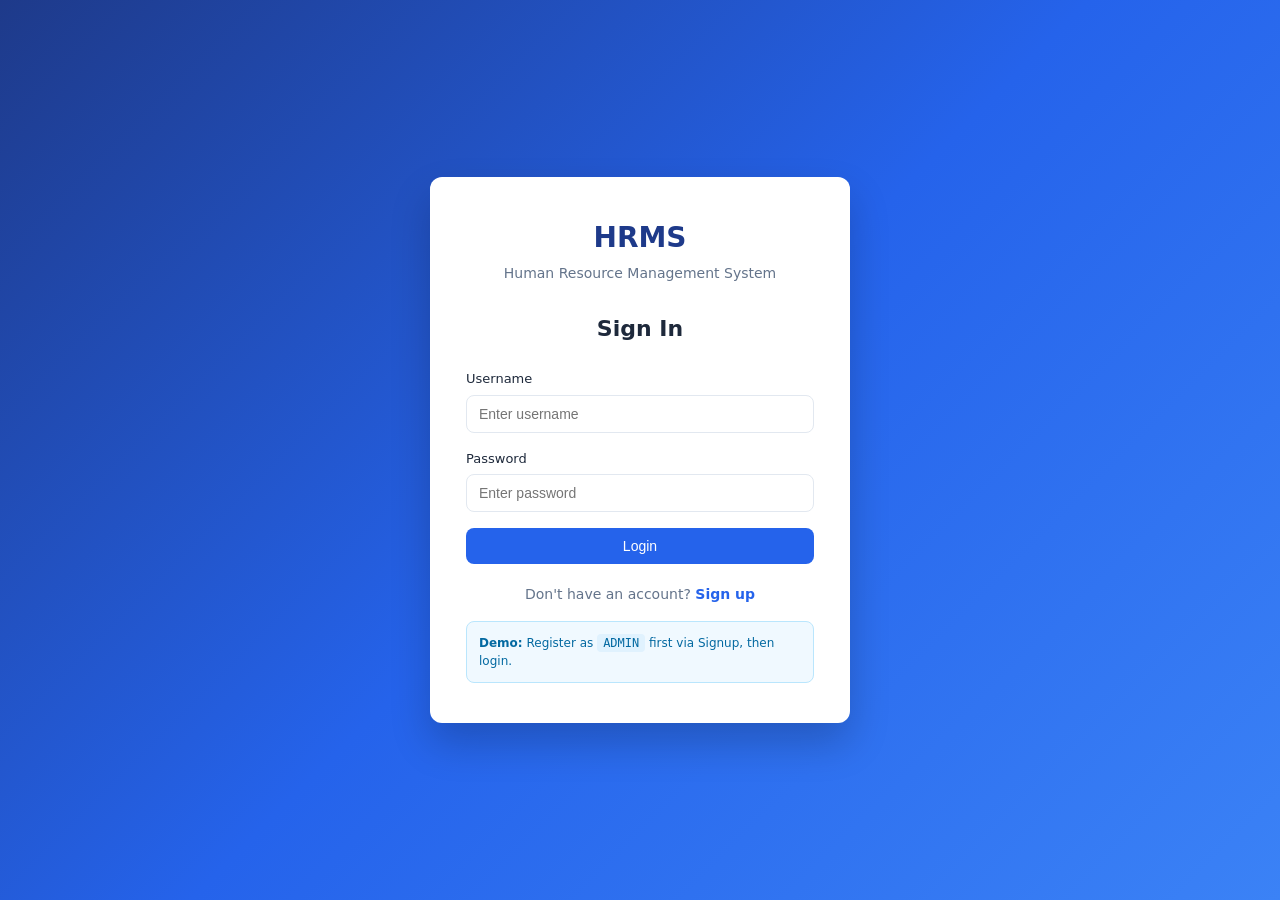
<file: frontend/index.html>
<!DOCTYPE html>
<html lang="en">
<head>
  <meta charset="UTF-8">
  <meta name="viewport" content="width=device-width, initial-scale=1.0">
  <title>HRMS - Redirecting</title>
  <script src="js/config.js"></script>
  <script src="js/auth.js"></script>
  <script>
    if (AuthService.isLoggedIn()) {
      window.location.href = 'dashboard.html';
    } else {
      window.location.href = 'login.html';
    }
  </script>
</head>
<body>
  <p style="text-align:center;padding:40px;">Redirecting...</p>
</body>
</html>
</file>
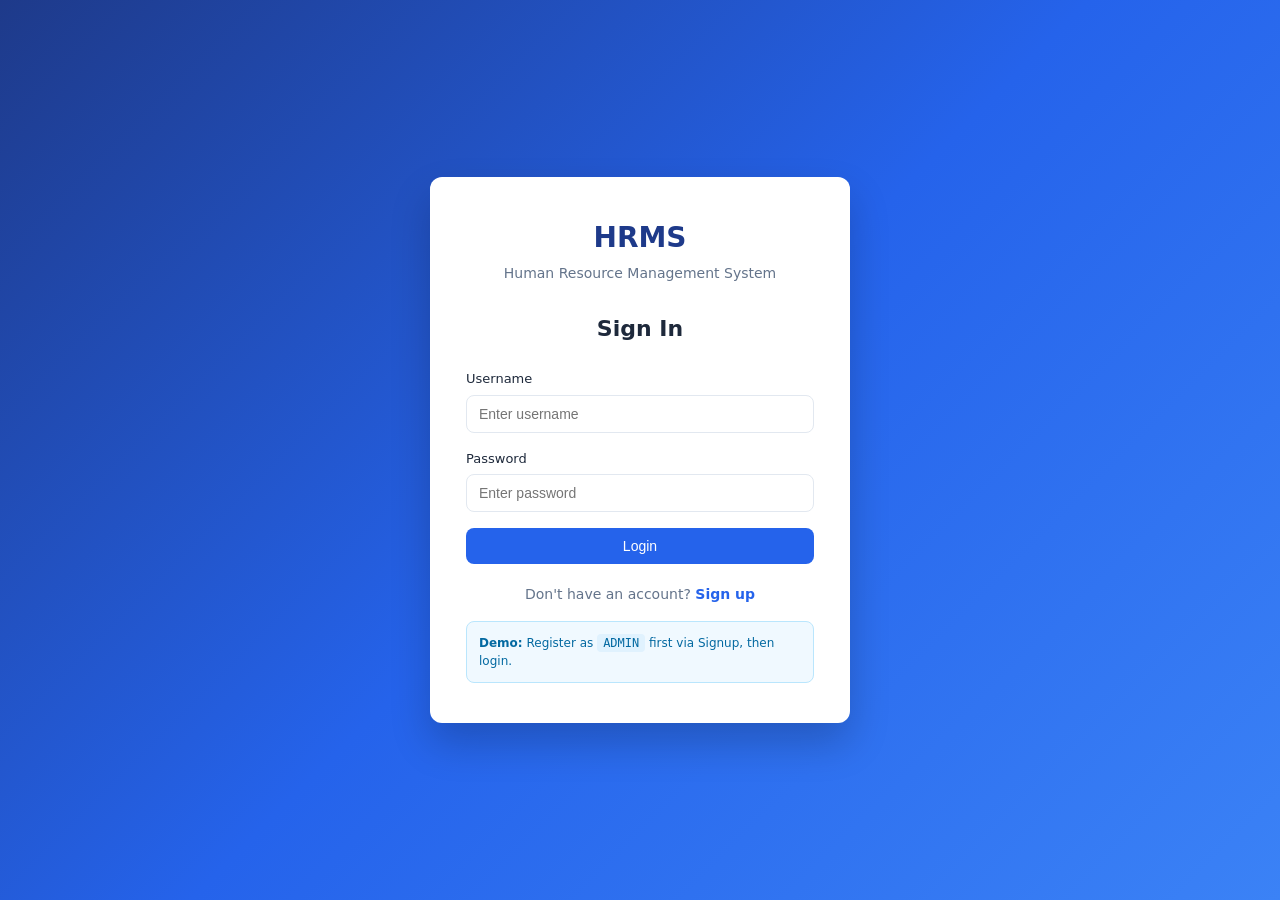
<file: frontend/attendance.html>
<!DOCTYPE html>
<html lang="en">
<head>
  <meta charset="UTF-8">
  <meta name="viewport" content="width=device-width, initial-scale=1.0">
  <title>Attendance - HRMS</title>
  <link rel="stylesheet" href="css/style.css">
  <link rel="stylesheet" href="css/dashboard.css">
  <link rel="stylesheet" href="css/responsive.css">
</head>
<body>
  <div class="app-layout">
    <aside class="sidebar" id="sidebar">
      <div class="sidebar-brand"><h1>HRMS</h1><span>Management System</span></div>
      <nav id="sidebar-nav"></nav>
      <div class="sidebar-footer">
        <div id="sidebar-user"></div>
        <button class="btn btn-outline btn-block" id="logout-btn" style="color:#fff;border-color:rgba(255,255,255,0.3);">Logout</button>
      </div>
    </aside>
    <main class="main-content">
      <header class="topbar"><button id="menu-toggle">☰</button><h2 id="page-title">Attendance</h2></header>
      <div class="page-content">
        <div id="alert-container"></div>

        <div class="card" id="mark-attendance-section">
          <div class="card-header"><h3>Mark Attendance</h3></div>
          <form id="attendance-form">
            <div class="form-row">
              <div class="form-group">
                <label>Employee *</label>
                <select id="att-employeeId" required></select>
              </div>
              <div class="form-group">
                <label>Date *</label>
                <input type="date" id="att-date" required>
              </div>
              <div class="form-group">
                <label>Status *</label>
                <select id="att-status" required>
                  <option value="PRESENT">PRESENT</option>
                  <option value="ABSENT">ABSENT</option>
                  <option value="HALF_DAY">HALF_DAY</option>
                  <option value="ON_LEAVE">ON_LEAVE</option>
                  <option value="HOLIDAY">HOLIDAY</option>
                </select>
              </div>
            </div>
            <div class="form-row">
              <div class="form-group"><label>Check In</label><input type="time" id="att-checkIn"></div>
              <div class="form-group"><label>Check Out</label><input type="time" id="att-checkOut"></div>
              <div class="form-group"><label>Remarks</label><input type="text" id="att-remarks"></div>
            </div>
            <button type="submit" class="btn btn-primary">Mark Attendance</button>
          </form>
        </div>

        <div class="card">
          <div class="card-header"><h3>Attendance Records</h3></div>
          <div class="toolbar">
            <select id="filter-employeeId"><option value="">All (select employee)</option></select>
            <input type="date" id="filter-date">
            <button class="btn btn-primary" id="load-attendance-btn">Load by Employee</button>
            <button class="btn btn-outline" id="load-by-date-btn">Load by Date</button>
          </div>
          <div class="table-responsive">
            <table>
              <thead>
                <tr><th>ID</th><th>Employee</th><th>Date</th><th>Check In</th><th>Check Out</th><th>Status</th><th>Actions</th></tr>
              </thead>
              <tbody id="attendance-tbody"></tbody>
            </table>
          </div>
        </div>
      </div>
    </main>
  </div>
  <div id="loading-overlay"><div class="spinner"></div></div>
  <script src="js/config.js"></script>
  <script src="js/permissions.js"></script>
  <script src="js/api.js"></script>
  <script src="js/auth.js"></script>
  <script src="js/router.js"></script>
  <script src="js/utils.js"></script>
  <script src="js/layout.js"></script>
  <script src="js/attendance.js"></script>
  <script>
    document.addEventListener('DOMContentLoaded', () => {
      Utils.loadEmployeesForSelect('filter-employeeId');
    });
  </script>
</body>
</html>
</file>
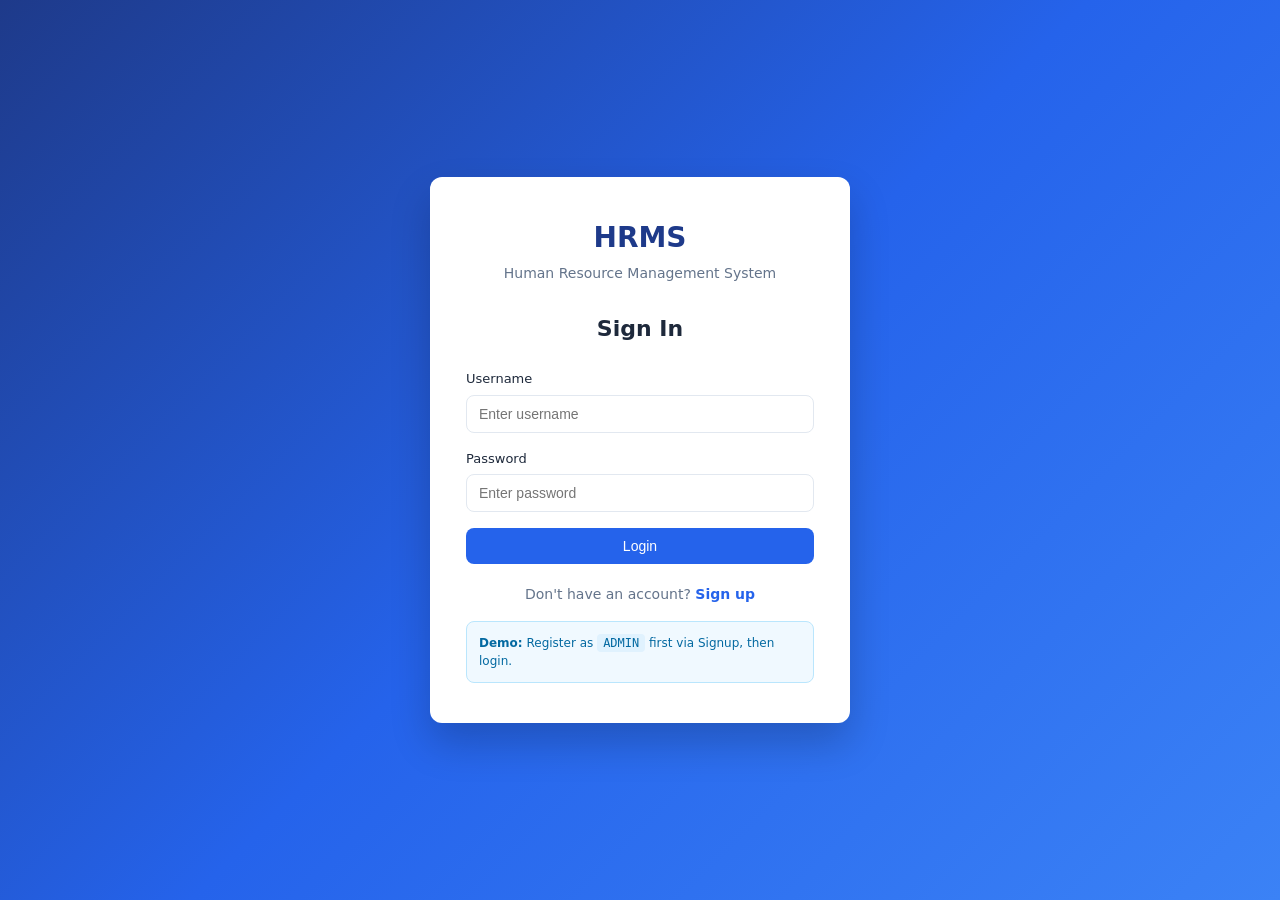
<file: frontend/dashboard.html>
<!DOCTYPE html>
<html lang="en">
<head>
  <meta charset="UTF-8">
  <meta name="viewport" content="width=device-width, initial-scale=1.0">
  <title>Dashboard - HRMS</title>
  <link rel="stylesheet" href="css/style.css">
  <link rel="stylesheet" href="css/dashboard.css">
  <link rel="stylesheet" href="css/responsive.css">
</head>
<body>
  <div class="app-layout">
    <aside class="sidebar" id="sidebar">
      <div class="sidebar-brand"><h1>HRMS</h1><span>Management System</span></div>
      <nav id="sidebar-nav"></nav>
      <div class="sidebar-footer">
        <div id="sidebar-user"></div>
        <button class="btn btn-outline btn-block" id="logout-btn" style="color:#fff;border-color:rgba(255,255,255,0.3);">Logout</button>
      </div>
    </aside>
    <main class="main-content">
      <header class="topbar">
        <button id="menu-toggle" aria-label="Menu">☰</button>
        <h2 id="page-title">Dashboard</h2>
      </header>
      <div class="page-content">
        <div id="alert-container"></div>
        <div class="welcome-card">
          <div id="welcome-message">Welcome!</div>
        </div>
        <div class="stats-grid">
          <div class="stat-card"><div class="stat-icon blue">👥</div><div class="stat-info"><h3 id="stat-employees">-</h3><p>Employees</p></div></div>
          <div class="stat-card"><div class="stat-icon yellow">🏖</div><div class="stat-info"><h3 id="stat-pending-leave">-</h3><p>Pending Leave</p></div></div>
          <div class="stat-card"><div class="stat-icon green">✅</div><div class="stat-info"><h3 id="stat-tasks">-</h3><p>Active Tasks</p></div></div>
          <div class="stat-card"><div class="stat-icon purple">💰</div><div class="stat-info"><h3 id="stat-payroll">-</h3><p>Payroll Items</p></div></div>
        </div>
        <div class="card">
          <div class="card-header"><h3>Quick Links</h3></div>
          <div class="quick-links">
            <a href="employees.html" class="quick-link"><span>👥</span>Employees</a>
            <a href="attendance.html" class="quick-link"><span>📅</span>Attendance</a>
            <a href="leave.html" class="quick-link"><span>🏖</span>Leave</a>
            <a href="payroll.html" class="quick-link" data-role="ADMIN,HR,EMPLOYEE"><span>💰</span>Payroll</a>
            <a href="tasks.html" class="quick-link"><span>✅</span>Tasks</a>
            <a href="reports.html" class="quick-link" data-role="ADMIN,HR,MANAGER"><span>📈</span>Reports</a>
          </div>
        </div>
      </div>
    </main>
  </div>
  <div id="loading-overlay"><div class="spinner"></div></div>
  <script src="js/config.js"></script>
  <script src="js/permissions.js"></script>
  <script src="js/api.js"></script>
  <script src="js/auth.js"></script>
  <script src="js/router.js"></script>
  <script src="js/utils.js"></script>
  <script src="js/layout.js"></script>
  <script src="js/dashboard.js"></script>
</body>
</html>
</file>
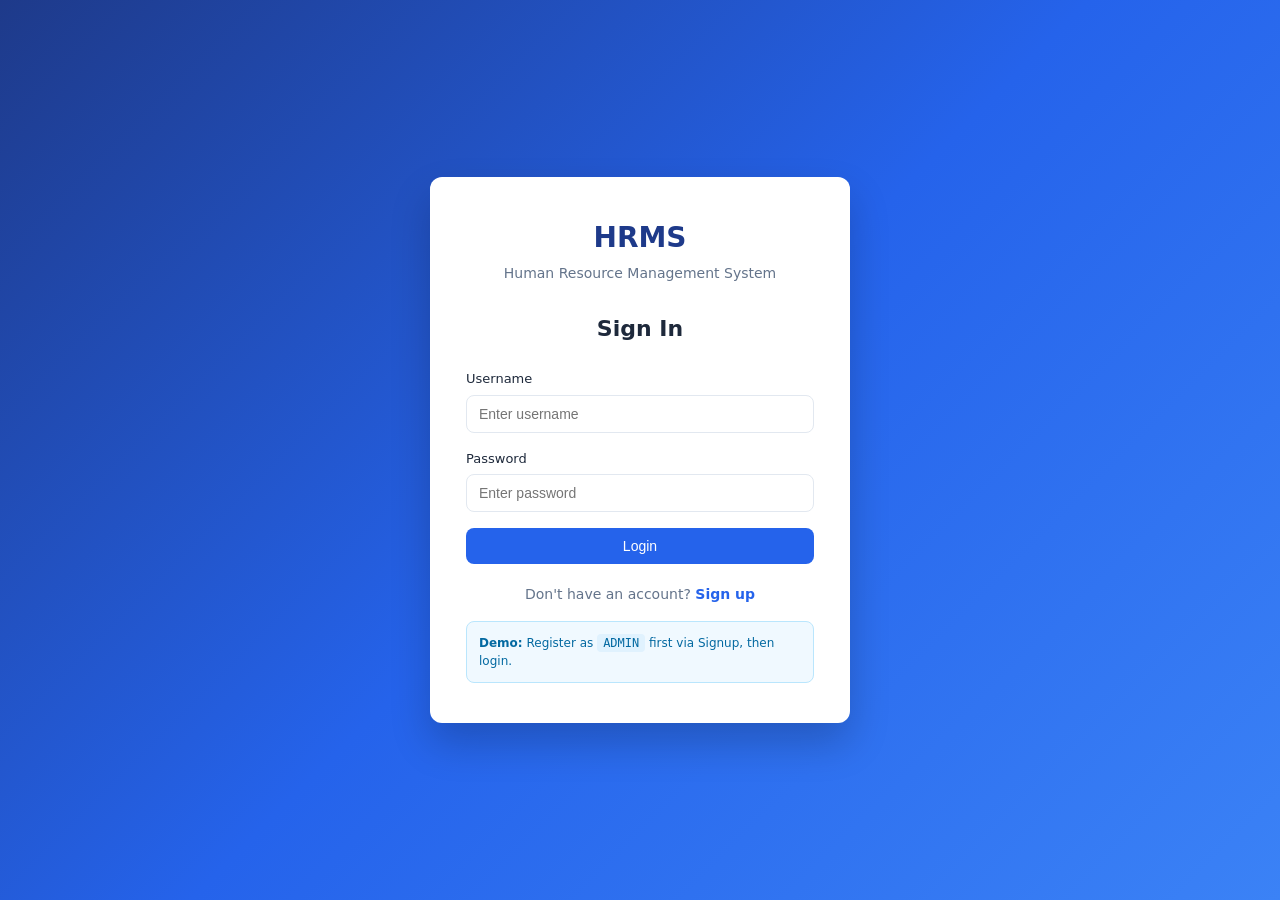
<file: frontend/employees.html>
<!DOCTYPE html>
<html lang="en">
<head>
  <meta charset="UTF-8">
  <meta name="viewport" content="width=device-width, initial-scale=1.0">
  <title>Employees - HRMS</title>
  <link rel="stylesheet" href="css/style.css">
  <link rel="stylesheet" href="css/dashboard.css">
  <link rel="stylesheet" href="css/responsive.css">
</head>
<body>
  <div class="app-layout">
    <aside class="sidebar" id="sidebar">
      <div class="sidebar-brand"><h1>HRMS</h1><span>Management System</span></div>
      <nav id="sidebar-nav"></nav>
      <div class="sidebar-footer">
        <div id="sidebar-user"></div>
        <button class="btn btn-outline btn-block" id="logout-btn" style="color:#fff;border-color:rgba(255,255,255,0.3);">Logout</button>
      </div>
    </aside>
    <main class="main-content">
      <header class="topbar">
        <button id="menu-toggle">☰</button>
        <h2 id="page-title">Employees</h2>
      </header>
      <div class="page-content">
        <div id="alert-container"></div>
        <div class="card">
          <div class="card-header">
            <h3>Employees</h3>
            <div>
              <button class="btn btn-outline hidden" id="edit-profile-btn">Edit My Profile</button>
              <button class="btn btn-primary" id="add-employee-btn">+ Add Employee</button>
            </div>
          </div>
          <div class="toolbar">
            <div class="search-box">
              <input type="text" id="search-input" placeholder="Search by name, email, department...">
              <button class="btn btn-primary" id="search-btn">Search</button>
            </div>
            <button class="btn btn-outline" id="refresh-btn">Refresh</button>
          </div>
          <div class="table-responsive" id="employees-table-wrap">
            <table>
              <thead>
                <tr>
                  <th>Code</th><th>Name</th><th>Email</th><th>Dept</th>
                  <th>Designation</th><th>Role</th><th>Salary</th><th>Status</th><th>Actions</th>
                </tr>
              </thead>
              <tbody id="employees-tbody"></tbody>
            </table>
          </div>
        </div>
      </div>
    </main>
  </div>

  <div class="modal" id="employee-modal">
    <div class="modal-content">
      <div class="modal-header">
        <h3 id="modal-title">Add Employee</h3>
        <button type="button" class="btn btn-outline btn-sm" id="modal-close">&times;</button>
      </div>
      <form id="employee-form">
        <div class="modal-body">
          <div class="form-row">
            <div class="form-group"><label>First Name *</label><input type="text" id="emp-firstName" required></div>
            <div class="form-group"><label>Last Name *</label><input type="text" id="emp-lastName" required></div>
          </div>
          <div class="form-row">
            <div class="form-group"><label>Email *</label><input type="email" id="emp-email" required></div>
            <div class="form-group"><label>Phone *</label><input type="text" id="emp-phone" required></div>
          </div>
          <div class="form-row">
            <div class="form-group"><label>Department *</label><input type="text" id="emp-department" required></div>
            <div class="form-group"><label>Designation *</label><input type="text" id="emp-designation" required></div>
          </div>
          <div id="login-credentials-section">
            <h4 class="section-label">Login Credentials</h4>
            <div class="form-row">
              <div class="form-group"><label>Username *</label><input type="text" id="emp-username"></div>
              <div class="form-group"><label>Password *</label><input type="password" id="emp-password" minlength="6"></div>
            </div>
            <div class="form-group hidden" id="account-role-group">
              <label>System Role (Admin only)</label>
              <select id="emp-accountRole">
                <option value="EMPLOYEE" selected>Employee</option>
                <option value="HR">HR</option>
                <option value="MANAGER">Manager</option>
                <option value="ADMIN">Admin</option>
              </select>
            </div>
          </div>
          <div class="form-row">
            <div class="form-group"><label>Salary</label><input type="number" id="emp-salary" min="0" step="0.01"></div>
            <div class="form-group"><label>Employee Code</label><input type="text" id="emp-employeeCode"></div>
          </div>
          <div class="form-row">
            <div class="form-group"><label>Date of Joining</label><input type="date" id="emp-dateOfJoining"></div>
            <div class="form-group"><label>Date of Birth</label><input type="date" id="emp-dateOfBirth"></div>
          </div>
          <div class="form-row">
            <div class="form-group"><label>Gender</label>
              <select id="emp-gender"><option value="">Select</option><option>Male</option><option>Female</option><option>Other</option></select>
            </div>
            <div class="form-group"><label>Status</label>
              <select id="emp-employmentStatus">
                <option value="ACTIVE">ACTIVE</option><option value="INACTIVE">INACTIVE</option>
                <option value="ON_LEAVE">ON_LEAVE</option><option value="TERMINATED">TERMINATED</option>
              </select>
            </div>
          </div>
          <div class="form-group"><label>Manager Username</label><input type="text" id="emp-managerName" placeholder="Manager login username for team filter"></div>
          <div class="form-group"><label>Address</label><textarea id="emp-address" rows="2"></textarea></div>
        </div>
        <div class="modal-footer">
          <button type="button" class="btn btn-outline" id="modal-cancel">Cancel</button>
          <button type="submit" class="btn btn-primary" id="form-submit-btn">Save</button>
        </div>
      </form>
    </div>
  </div>

  <div class="modal" id="self-profile-modal">
    <div class="modal-content">
      <div class="modal-header">
        <h3>Edit Personal Details</h3>
        <button type="button" class="btn btn-outline btn-sm" id="self-modal-close">&times;</button>
      </div>
      <form id="self-profile-form">
        <div class="modal-body">
          <p class="text-muted">You can only update phone, address, and gender.</p>
          <div class="form-group"><label>Phone</label><input type="text" id="self-phone" required></div>
          <div class="form-group"><label>Gender</label>
            <select id="self-gender"><option value="">Select</option><option>Male</option><option>Female</option><option>Other</option></select>
          </div>
          <div class="form-group"><label>Address</label><textarea id="self-address" rows="2"></textarea></div>
        </div>
        <div class="modal-footer">
          <button type="submit" class="btn btn-primary">Save Changes</button>
        </div>
      </form>
    </div>
  </div>

  <div id="loading-overlay"><div class="spinner"></div></div>
  <script src="js/config.js"></script>
  <script src="js/permissions.js"></script>
  <script src="js/api.js"></script>
  <script src="js/auth.js"></script>
  <script src="js/router.js"></script>
  <script src="js/utils.js"></script>
  <script src="js/layout.js"></script>
  <script src="js/employees.js"></script>
</body>
</html>
</file>
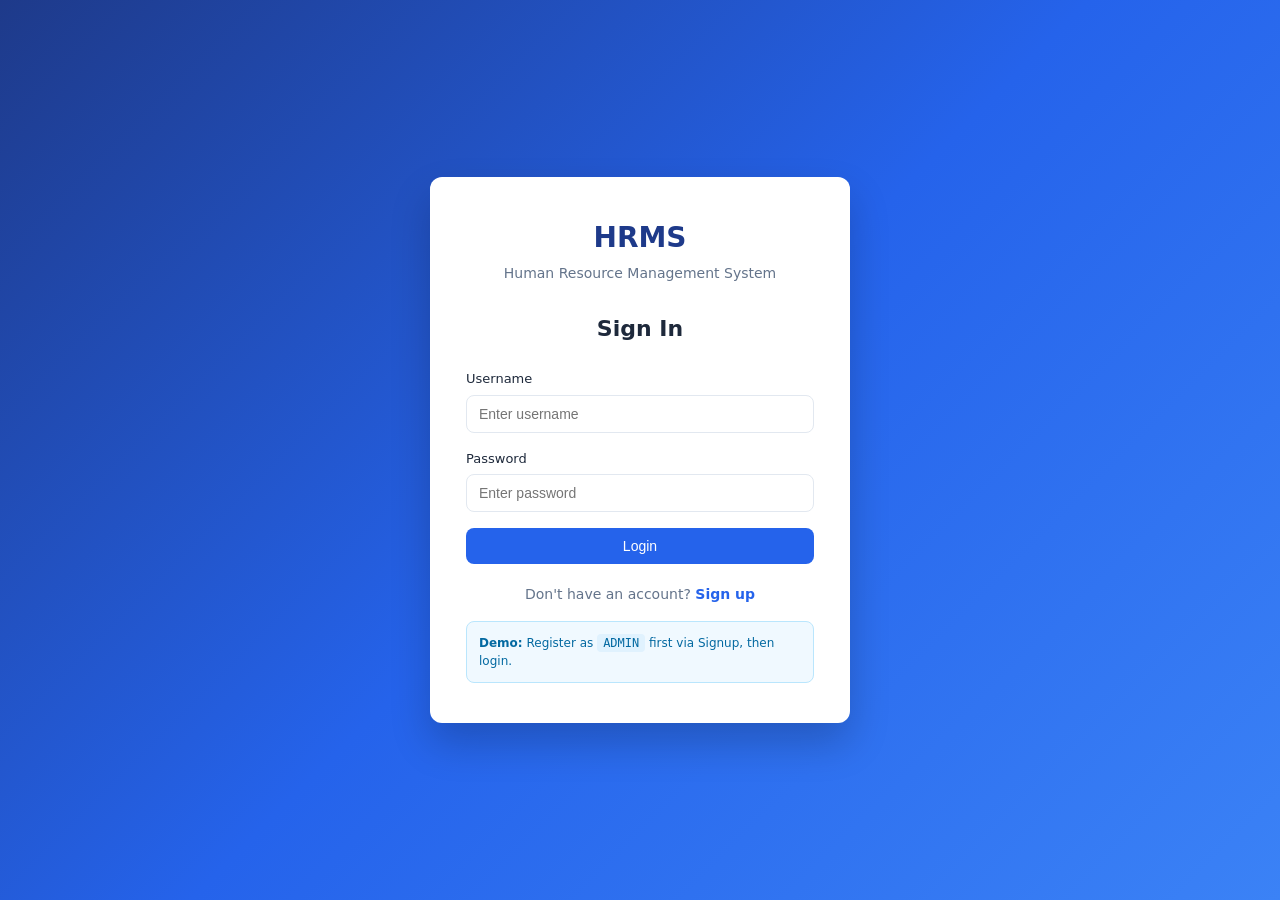
<file: frontend/leave.html>
<!DOCTYPE html>
<html lang="en">
<head>
  <meta charset="UTF-8">
  <meta name="viewport" content="width=device-width, initial-scale=1.0">
  <title>Leave - HRMS</title>
  <link rel="stylesheet" href="css/style.css">
  <link rel="stylesheet" href="css/dashboard.css">
  <link rel="stylesheet" href="css/responsive.css">
</head>
<body>
  <div class="app-layout">
    <aside class="sidebar" id="sidebar">
      <div class="sidebar-brand"><h1>HRMS</h1><span>Management System</span></div>
      <nav id="sidebar-nav"></nav>
      <div class="sidebar-footer">
        <div id="sidebar-user"></div>
        <button class="btn btn-outline btn-block" id="logout-btn" style="color:#fff;border-color:rgba(255,255,255,0.3);">Logout</button>
      </div>
    </aside>
    <main class="main-content">
      <header class="topbar"><button id="menu-toggle">☰</button><h2 id="page-title">Leave Management</h2></header>
      <div class="page-content">
        <div id="alert-container"></div>

        <div class="card">
          <div class="card-header"><h3>Apply for Leave</h3></div>
          <form id="leave-form">
            <div class="form-row">
              <div class="form-group">
                <label>Employee *</label>
                <select id="leave-employeeId" required></select>
              </div>
              <div class="form-group">
                <label>Leave Type *</label>
                <select id="leave-type" required>
                  <option value="CASUAL">CASUAL</option>
                  <option value="SICK">SICK</option>
                  <option value="ANNUAL">ANNUAL</option>
                  <option value="MATERNITY">MATERNITY</option>
                  <option value="PATERNITY">PATERNITY</option>
                  <option value="UNPAID">UNPAID</option>
                </select>
              </div>
            </div>
            <div class="form-row">
              <div class="form-group"><label>From Date *</label><input type="date" id="leave-from" required></div>
              <div class="form-group"><label>To Date *</label><input type="date" id="leave-to" required></div>
            </div>
            <div class="form-group"><label>Reason *</label><textarea id="leave-reason" rows="3" required></textarea></div>
            <button type="submit" class="btn btn-primary">Submit Leave Request</button>
          </form>
        </div>

        <div class="card">
          <div class="card-header"><h3>Leave Requests</h3></div>
          <div class="toolbar">
            <select id="filter-employeeId"><option value="">All Employees</option></select>
            <button class="btn btn-primary" id="load-leave-btn">Load Records</button>
            <button class="btn btn-outline" id="load-pending-btn">Pending Only</button>
            <button class="btn btn-outline" id="load-all-btn">All (Admin/HR)</button>
          </div>
          <div class="table-responsive">
            <table>
              <thead>
                <tr><th>ID</th><th>Employee</th><th>Type</th><th>Period</th><th>Reason</th><th>Status</th><th>Approved By</th><th>Actions</th></tr>
              </thead>
              <tbody id="leave-tbody"></tbody>
            </table>
          </div>
        </div>
      </div>
    </main>
  </div>
  <div id="loading-overlay"><div class="spinner"></div></div>
  <script src="js/config.js"></script>
  <script src="js/permissions.js"></script>
  <script src="js/api.js"></script>
  <script src="js/auth.js"></script>
  <script src="js/router.js"></script>
  <script src="js/utils.js"></script>
  <script src="js/layout.js"></script>
  <script src="js/leave.js"></script>
</body>
</html>
</file>
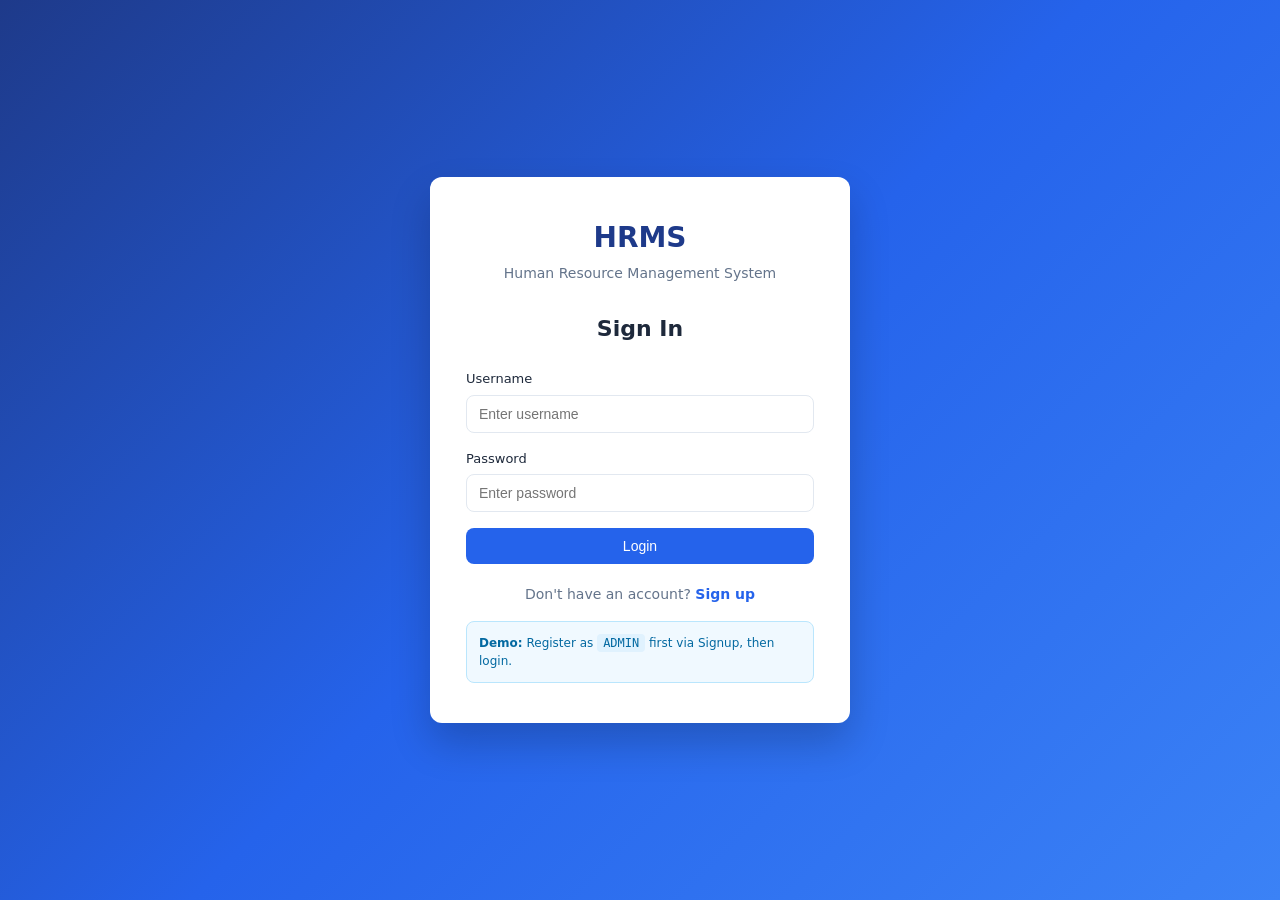
<file: frontend/login.html>
<!DOCTYPE html>
<html lang="en">
<head>
  <meta charset="UTF-8">
  <meta name="viewport" content="width=device-width, initial-scale=1.0">
  <title>Login - HRMS</title>
  <link rel="stylesheet" href="css/style.css">
  <link rel="stylesheet" href="css/auth.css">
</head>
<body class="auth-page">
  <div class="auth-container">
    <div class="auth-card">
      <div class="auth-logo">
        <h1>HRMS</h1>
        <p>Human Resource Management System</p>
      </div>
      <h2>Sign In</h2>
      <div id="alert-container"></div>
      <form id="login-form">
        <div class="form-group">
          <label for="username">Username</label>
          <input type="text" id="username" class="form-control" placeholder="Enter username" required>
        </div>
        <div class="form-group">
          <label for="password">Password</label>
          <input type="password" id="password" class="form-control" placeholder="Enter password" required>
        </div>
        <button type="submit" class="btn btn-primary btn-block" id="login-btn">Login</button>
      </form>
      <div class="auth-footer">
        Don't have an account? <a href="signup.html">Sign up</a>
      </div>
      <div class="auth-hint">
        <strong>Demo:</strong> Register as <code>ADMIN</code> first via Signup, then login.
      </div>
    </div>
  </div>
  <div id="loading-overlay"><div class="spinner"></div></div>

  <script src="js/config.js"></script>
  <script src="js/permissions.js"></script>
  <script src="js/api.js"></script>
  <script src="js/auth.js"></script>
  <script src="js/router.js"></script>
  <script src="js/utils.js"></script>
  <script>
    if (AuthService.isLoggedIn()) window.location.href = AuthService.getRedirectPath();

    const params = new URLSearchParams(window.location.search);
    if (params.get('expired')) {
      Utils.showAlert('Session expired. Please login again.', 'warning');
    }

    document.getElementById('login-form').addEventListener('submit', async (e) => {
      e.preventDefault();
      const errors = Utils.validateRequired(e.target, [
        { id: 'username', label: 'Username' },
        { id: 'password', label: 'Password' }
      ]);
      if (errors.length) {
        Utils.showAlert(errors.join('. '), 'error');
        return;
      }
      Utils.setLoading(true);
      try {
        const res = await AuthService.login(
          document.getElementById('username').value.trim(),
          document.getElementById('password').value
        );
        Utils.showAlert('Login successful! Redirecting...', 'success');
        const redirect = res.redirectPath || AuthService.getRedirectPath() || 'dashboard.html';
        setTimeout(() => window.location.href = redirect, 800);
      } catch (err) {
        Utils.showAlert(err.message, 'error');
      } finally {
        Utils.setLoading(false);
      }
    });
  </script>
</body>
</html>
</file>
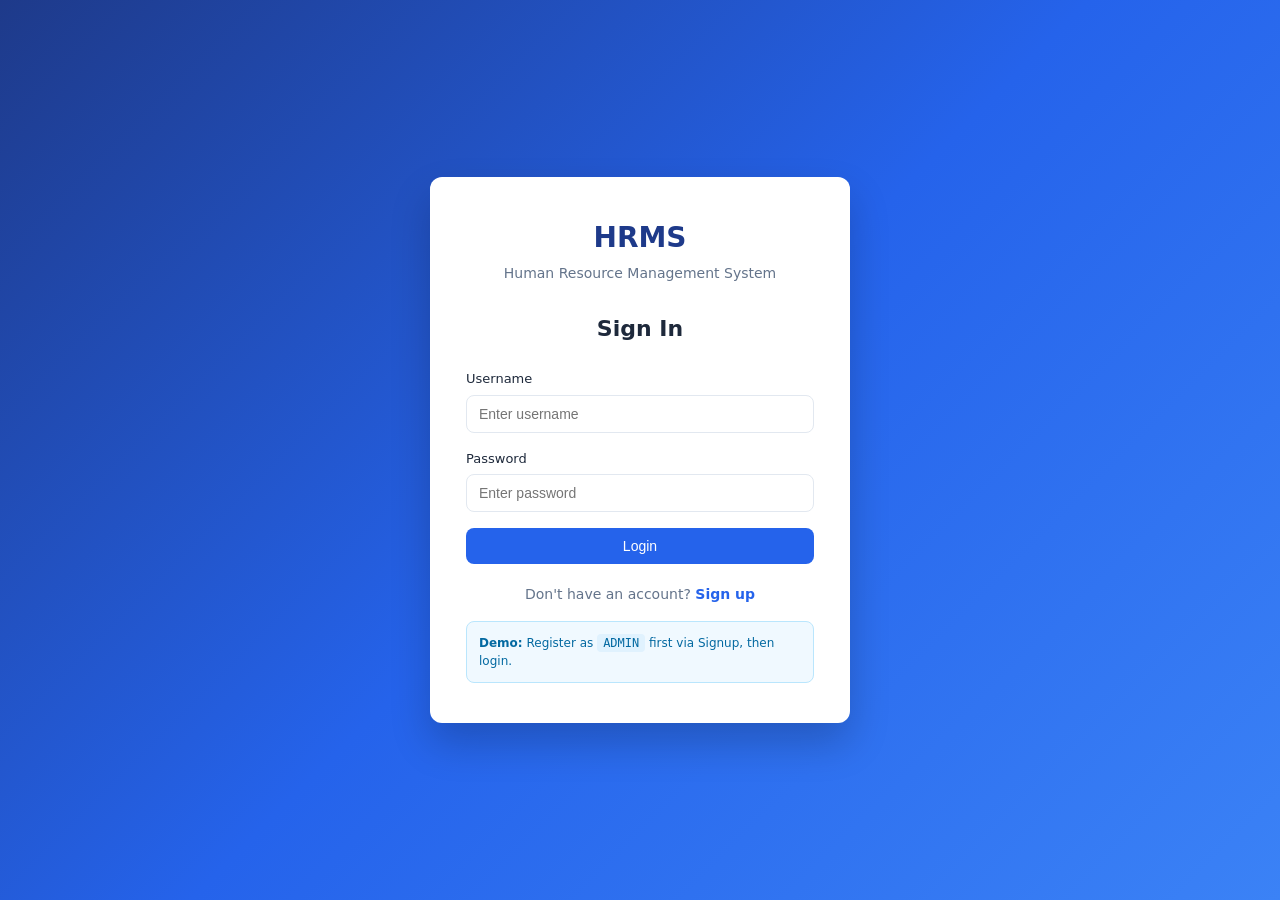
<file: frontend/payroll.html>
<!DOCTYPE html>
<html lang="en">
<head>
  <meta charset="UTF-8">
  <meta name="viewport" content="width=device-width, initial-scale=1.0">
  <title>Payroll - HRMS</title>
  <link rel="stylesheet" href="css/style.css">
  <link rel="stylesheet" href="css/dashboard.css">
  <link rel="stylesheet" href="css/responsive.css">
</head>
<body>
  <div class="app-layout">
    <aside class="sidebar" id="sidebar">
      <div class="sidebar-brand"><h1>HRMS</h1><span>Management System</span></div>
      <nav id="sidebar-nav"></nav>
      <div class="sidebar-footer">
        <div id="sidebar-user"></div>
        <button class="btn btn-outline btn-block" id="logout-btn" style="color:#fff;border-color:rgba(255,255,255,0.3);">Logout</button>
      </div>
    </aside>
    <main class="main-content">
      <header class="topbar"><button id="menu-toggle">☰</button><h2 id="page-title">Payroll</h2></header>
      <div class="page-content" id="payroll-main">
        <div id="alert-container"></div>

        <div class="card" id="payroll-admin-section">
          <div class="card-header"><h3>Generate Payroll</h3></div>
          <form id="payroll-form">
            <div class="form-row">
              <div class="form-group">
                <label>Employee *</label>
                <select id="pay-employeeId" required></select>
              </div>
              <div class="form-group">
                <label>Pay Month * (YYYY-MM)</label>
                <input type="month" id="pay-month" required>
              </div>
              <div class="form-group">
                <label>Basic Salary *</label>
                <input type="number" id="pay-basic" min="0" step="0.01" required>
              </div>
            </div>
            <div class="form-row">
              <div class="form-group"><label>HRA</label><input type="number" id="pay-hra" min="0" value="0"></div>
              <div class="form-group"><label>DA</label><input type="number" id="pay-da" min="0" value="0"></div>
              <div class="form-group"><label>Other Allowance</label><input type="number" id="pay-other-allow" min="0" value="0"></div>
            </div>
            <div class="form-row">
              <div class="form-group"><label>PF Deduction</label><input type="number" id="pay-pf" min="0" value="0"></div>
              <div class="form-group"><label>Tax Deduction</label><input type="number" id="pay-tax" min="0" value="0"></div>
              <div class="form-group"><label>Other Deduction</label><input type="number" id="pay-other-ded" min="0" value="0"></div>
            </div>
            <div class="form-group">
              <label>Days Worked</label>
              <input type="number" id="pay-days" min="1" max="31" value="22">
            </div>
            <button type="submit" class="btn btn-primary">Generate Payroll</button>
          </form>
        </div>

        <div class="card">
          <div class="card-header"><h3>Payroll Records</h3></div>
          <div class="toolbar">
            <input type="month" id="filter-month" placeholder="Filter month">
            <button class="btn btn-primary" id="load-payroll-btn">Load All</button>
            <button class="btn btn-outline" id="load-by-month-btn">Filter by Month</button>
          </div>
          <div class="table-responsive">
            <table>
              <thead>
                <tr><th>ID</th><th>Employee</th><th>Month</th><th>Gross</th><th>Deductions</th><th>Net</th><th>Status</th><th>Actions</th></tr>
              </thead>
              <tbody id="payroll-tbody"></tbody>
            </table>
          </div>
        </div>
      </div>
    </main>
  </div>
  <div id="loading-overlay"><div class="spinner"></div></div>
  <script src="js/config.js"></script>
  <script src="js/permissions.js"></script>
  <script src="js/api.js"></script>
  <script src="js/auth.js"></script>
  <script src="js/router.js"></script>
  <script src="js/utils.js"></script>
  <script src="js/layout.js"></script>
  <script src="js/payroll.js"></script>
</body>
</html>
</file>
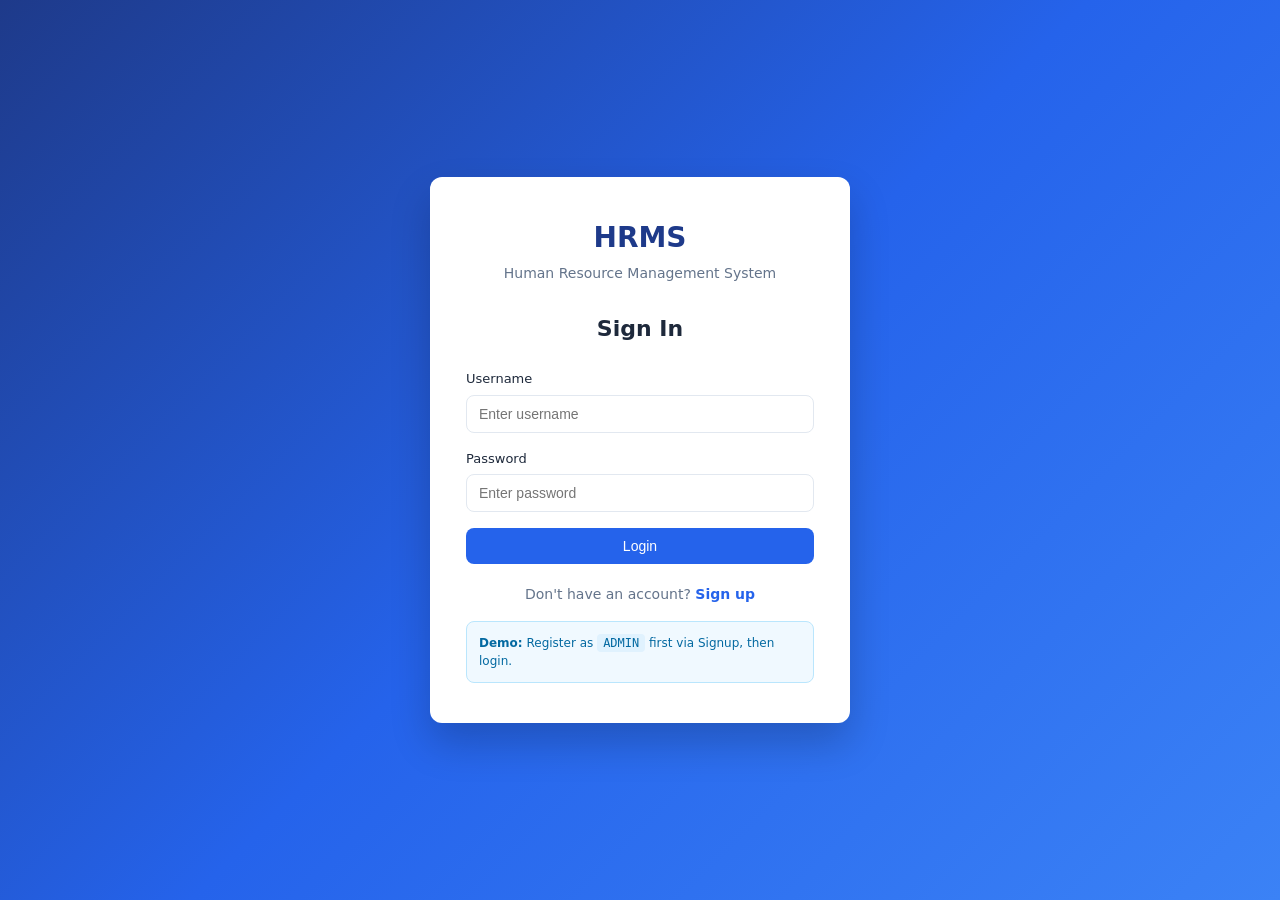
<file: frontend/reports.html>
<!DOCTYPE html>
<html lang="en">
<head>
  <meta charset="UTF-8">
  <meta name="viewport" content="width=device-width, initial-scale=1.0">
  <title>Reports - HRMS</title>
  <link rel="stylesheet" href="css/style.css">
  <link rel="stylesheet" href="css/dashboard.css">
  <link rel="stylesheet" href="css/responsive.css">
</head>
<body>
  <div class="app-layout">
    <aside class="sidebar" id="sidebar">
      <div class="sidebar-brand"><h1>HRMS</h1><span>Management System</span></div>
      <nav id="sidebar-nav"></nav>
      <div class="sidebar-footer">
        <div id="sidebar-user"></div>
        <button class="btn btn-outline btn-block" id="logout-btn" style="color:#fff;border-color:rgba(255,255,255,0.3);">Logout</button>
      </div>
    </aside>
    <main class="main-content">
      <header class="topbar">
        <button id="menu-toggle" aria-label="Menu">☰</button>
        <h2 id="page-title">Reports</h2>
      </header>
      <div class="page-content">
        <div id="alert-container"></div>
        <p id="rpt-subtitle" class="text-muted" style="margin-bottom:20px;">Organization overview and pending items</p>

        <div class="stats-grid">
          <div class="stat-card">
            <div class="stat-icon blue">👥</div>
            <div class="stat-info"><h3 id="rpt-total-employees">-</h3><p>Employees</p></div>
          </div>
          <div class="stat-card">
            <div class="stat-icon yellow">🏖</div>
            <div class="stat-info"><h3 id="rpt-pending-leave">-</h3><p>Pending Leave</p></div>
          </div>
          <div class="stat-card">
            <div class="stat-icon green">✅</div>
            <div class="stat-info"><h3 id="rpt-active-tasks">-</h3><p>Active Tasks</p></div>
          </div>
          <div class="stat-card">
            <div class="stat-icon purple">💰</div>
            <div class="stat-info"><h3 id="rpt-pending-payroll">-</h3><p>Pending Payroll</p></div>
          </div>
        </div>

        <div class="card">
          <div class="card-header"><h3>Employees by Department</h3></div>
          <table>
            <thead><tr><th>Department</th><th>Count</th></tr></thead>
            <tbody id="rpt-dept-tbody"></tbody>
          </table>
        </div>

        <div class="card">
          <div class="card-header"><h3>Pending Leave Requests</h3></div>
          <div class="table-responsive">
            <table>
              <thead><tr><th>Employee</th><th>Type</th><th>Period</th><th>Status</th></tr></thead>
              <tbody id="rpt-leave-tbody"></tbody>
            </table>
          </div>
        </div>
      </div>
    </main>
  </div>
  <div id="loading-overlay"><div class="spinner"></div></div>
  <script src="js/config.js"></script>
  <script src="js/permissions.js"></script>
  <script src="js/api.js"></script>
  <script src="js/auth.js"></script>
  <script src="js/router.js"></script>
  <script src="js/utils.js"></script>
  <script src="js/layout.js"></script>
  <script src="js/reports.js"></script>
</body>
</html>
</file>
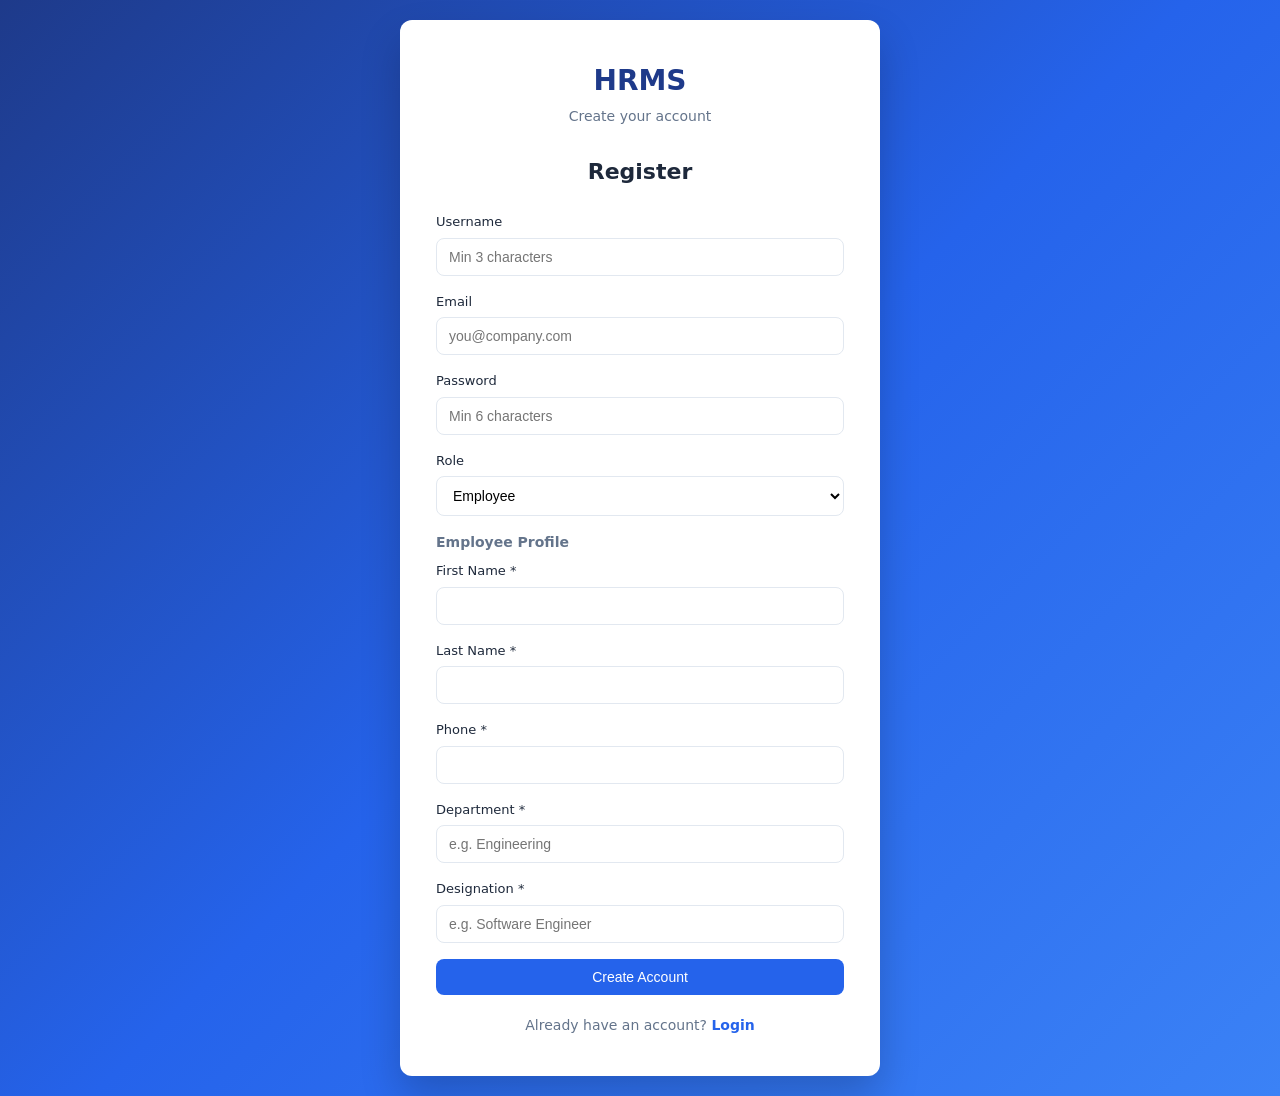
<file: frontend/signup.html>
<!DOCTYPE html>
<html lang="en">
<head>
  <meta charset="UTF-8">
  <meta name="viewport" content="width=device-width, initial-scale=1.0">
  <title>Sign Up - HRMS</title>
  <link rel="stylesheet" href="css/style.css">
  <link rel="stylesheet" href="css/auth.css">
</head>
<body class="auth-page">
  <div class="auth-container" style="max-width:480px;">
    <div class="auth-card">
      <div class="auth-logo">
        <h1>HRMS</h1>
        <p>Create your account</p>
      </div>
      <h2>Register</h2>
      <div id="alert-container"></div>
      <form id="signup-form">
        <div class="form-group">
          <label for="username">Username</label>
          <input type="text" id="username" class="form-control" placeholder="Min 3 characters" required minlength="3">
        </div>
        <div class="form-group">
          <label for="email">Email</label>
          <input type="email" id="email" class="form-control" placeholder="you@company.com" required>
        </div>
        <div class="form-group">
          <label for="password">Password</label>
          <input type="password" id="password" class="form-control" placeholder="Min 6 characters" required minlength="6">
        </div>
        <div class="form-group">
          <label for="role">Role</label>
          <select id="role" class="form-control" required>
            <option value="ADMIN">Admin</option>
            <option value="HR">HR</option>
            <option value="MANAGER">Manager</option>
            <option value="EMPLOYEE" selected>Employee</option>
          </select>
        </div>

        <div id="employee-profile-section">
          <h4 style="margin:16px 0 8px;font-size:14px;color:#64748b;">Employee Profile</h4>
          <div class="form-group">
            <label for="firstName">First Name *</label>
            <input type="text" id="firstName" class="form-control">
          </div>
          <div class="form-group">
            <label for="lastName">Last Name *</label>
            <input type="text" id="lastName" class="form-control">
          </div>
          <div class="form-group">
            <label for="phone">Phone *</label>
            <input type="text" id="phone" class="form-control">
          </div>
          <div class="form-group">
            <label for="department">Department *</label>
            <input type="text" id="department" class="form-control" placeholder="e.g. Engineering">
          </div>
          <div class="form-group">
            <label for="designation">Designation *</label>
            <input type="text" id="designation" class="form-control" placeholder="e.g. Software Engineer">
          </div>
        </div>

        <button type="submit" class="btn btn-primary btn-block">Create Account</button>
      </form>
      <div class="auth-footer">
        Already have an account? <a href="login.html">Login</a>
      </div>
    </div>
  </div>
  <div id="loading-overlay"><div class="spinner"></div></div>

  <script src="js/config.js"></script>
  <script src="js/permissions.js"></script>
  <script src="js/api.js"></script>
  <script src="js/auth.js"></script>
  <script src="js/router.js"></script>
  <script src="js/utils.js"></script>
  <script>
    const roleSelect = document.getElementById('role');
    const profileSection = document.getElementById('employee-profile-section');
    const profileFields = ['firstName', 'lastName', 'phone', 'department', 'designation'];

    function toggleEmployeeFields() {
      const isEmployee = roleSelect.value === 'EMPLOYEE';
      profileSection.classList.toggle('hidden', !isEmployee);
      profileFields.forEach(id => {
        const el = document.getElementById(id);
        if (el) el.required = isEmployee;
      });
    }

    roleSelect.addEventListener('change', toggleEmployeeFields);
    toggleEmployeeFields();

    document.getElementById('signup-form').addEventListener('submit', async (e) => {
      e.preventDefault();
      const errors = Utils.validateRequired(e.target, [
        { id: 'username', label: 'Username' },
        { id: 'email', label: 'Email', type: 'email' },
        { id: 'password', label: 'Password' }
      ]);

      const payload = {
        username: document.getElementById('username').value.trim(),
        email: document.getElementById('email').value.trim(),
        password: document.getElementById('password').value,
        role: roleSelect.value
      };

      if (roleSelect.value === 'EMPLOYEE') {
        profileFields.forEach(id => {
          const el = document.getElementById(id);
          if (!el?.value?.trim()) errors.push(`${id} is required for employee registration`);
        });
        payload.firstName = document.getElementById('firstName').value.trim();
        payload.lastName = document.getElementById('lastName').value.trim();
        payload.phone = document.getElementById('phone').value.trim();
        payload.department = document.getElementById('department').value.trim();
        payload.designation = document.getElementById('designation').value.trim();
      }

      if (errors.length) {
        Utils.showAlert(errors.join('. '), 'error');
        return;
      }

      Utils.setLoading(true);
      try {
        const res = await AuthService.signup(payload);
        Utils.showAlert(res.message || 'Registration successful! You can now login.', 'success');
        setTimeout(() => window.location.href = 'login.html', 1500);
      } catch (err) {
        Utils.showAlert(err.message, 'error');
      } finally {
        Utils.setLoading(false);
      }
    });
  </script>
</body>
</html>
</file>
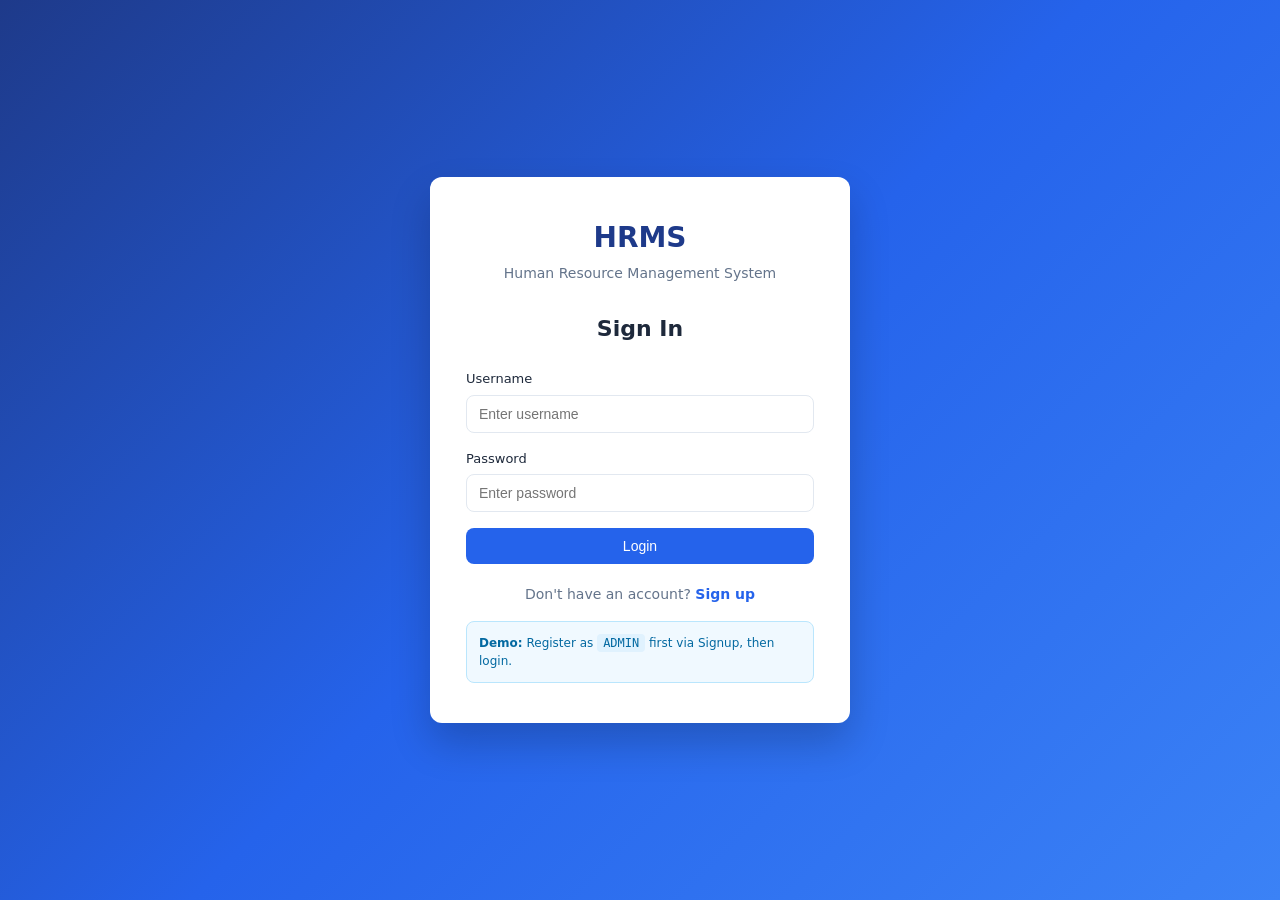
<file: frontend/tasks.html>
<!DOCTYPE html>
<html lang="en">
<head>
  <meta charset="UTF-8">
  <meta name="viewport" content="width=device-width, initial-scale=1.0">
  <title>Tasks - HRMS</title>
  <link rel="stylesheet" href="css/style.css">
  <link rel="stylesheet" href="css/dashboard.css">
  <link rel="stylesheet" href="css/responsive.css">
</head>
<body>
  <div class="app-layout">
    <aside class="sidebar" id="sidebar">
      <div class="sidebar-brand"><h1>HRMS</h1><span>Management System</span></div>
      <nav id="sidebar-nav"></nav>
      <div class="sidebar-footer">
        <div id="sidebar-user"></div>
        <button class="btn btn-outline btn-block" id="logout-btn" style="color:#fff;border-color:rgba(255,255,255,0.3);">Logout</button>
      </div>
    </aside>
    <main class="main-content">
      <header class="topbar"><button id="menu-toggle">☰</button><h2 id="page-title">Tasks</h2></header>
      <div class="page-content">
        <div id="alert-container"></div>

        <div class="card" id="assign-task-section">
          <div class="card-header"><h3>Assign Task</h3></div>
          <form id="task-form">
            <div class="form-row">
              <div class="form-group">
                <label>Assign To *</label>
                <select id="task-employeeId" required></select>
              </div>
              <div class="form-group">
                <label>Title *</label>
                <input type="text" id="task-title" required>
              </div>
              <div class="form-group">
                <label>Priority</label>
                <select id="task-priority">
                  <option value="LOW">LOW</option>
                  <option value="MEDIUM" selected>MEDIUM</option>
                  <option value="HIGH">HIGH</option>
                  <option value="CRITICAL">CRITICAL</option>
                </select>
              </div>
            </div>
            <div class="form-row">
              <div class="form-group"><label>Due Date</label><input type="date" id="task-dueDate"></div>
            </div>
            <div class="form-group"><label>Description</label><textarea id="task-description" rows="3"></textarea></div>
            <button type="submit" class="btn btn-primary">Assign Task</button>
          </form>
        </div>

        <div class="card">
          <div class="card-header"><h3>Tasks</h3></div>
          <div class="toolbar">
            <select id="filter-employeeId"><option value="">Select employee</option></select>
            <button class="btn btn-primary" id="load-tasks-btn">Load All</button>
            <button class="btn btn-outline" id="load-by-employee-btn">By Employee</button>
          </div>
          <div class="table-responsive">
            <table>
              <thead>
                <tr><th>ID</th><th>Title</th><th>Assigned To</th><th>By</th><th>Due</th><th>Priority</th><th>Status</th><th>Actions</th></tr>
              </thead>
              <tbody id="tasks-tbody"></tbody>
            </table>
          </div>
        </div>
      </div>
    </main>
  </div>
  <div id="loading-overlay"><div class="spinner"></div></div>
  <script src="js/config.js"></script>
  <script src="js/permissions.js"></script>
  <script src="js/api.js"></script>
  <script src="js/auth.js"></script>
  <script src="js/router.js"></script>
  <script src="js/utils.js"></script>
  <script src="js/layout.js"></script>
  <script src="js/tasks.js"></script>
  <script>
    document.addEventListener('DOMContentLoaded', () => {
      Utils.loadEmployeesForSelect('filter-employeeId');
    });
  </script>
</body>
</html>
</file>
<file: frontend/css/style.css>
/* HRMS - Global Styles */
:root {
  --primary: #2563eb;
  --primary-dark: #1d4ed8;
  --secondary: #64748b;
  --success: #16a34a;
  --danger: #dc2626;
  --warning: #d97706;
  --bg: #f1f5f9;
  --surface: #ffffff;
  --text: #1e293b;
  --text-muted: #64748b;
  --border: #e2e8f0;
  --sidebar-width: 260px;
  --radius: 8px;
  --shadow: 0 1px 3px rgba(0,0,0,0.08);
  --shadow-lg: 0 4px 12px rgba(0,0,0,0.1);
}

* { box-sizing: border-box; margin: 0; padding: 0; }

body {
  font-family: 'Segoe UI', system-ui, -apple-system, sans-serif;
  background: var(--bg);
  color: var(--text);
  line-height: 1.5;
  min-height: 100vh;
}

a { color: var(--primary); text-decoration: none; }
a:hover { text-decoration: underline; }

.hidden { display: none !important; }
.text-center { text-align: center; }
.text-muted { color: var(--text-muted); }

/* Buttons */
.btn {
  display: inline-flex;
  align-items: center;
  justify-content: center;
  gap: 6px;
  padding: 10px 18px;
  border: none;
  border-radius: var(--radius);
  font-size: 14px;
  font-weight: 500;
  cursor: pointer;
  transition: all 0.2s;
}

.btn-primary { background: var(--primary); color: #fff; }
.btn-primary:hover { background: var(--primary-dark); }
.btn-success { background: var(--success); color: #fff; }
.btn-danger { background: var(--danger); color: #fff; }
.btn-outline { background: transparent; border: 1px solid var(--border); color: var(--text); }
.btn-outline:hover { background: var(--bg); }
.btn-sm { padding: 6px 12px; font-size: 12px; }
.btn-block { width: 100%; }

/* Forms */
.form-group { margin-bottom: 16px; }
.form-group label {
  display: block;
  margin-bottom: 6px;
  font-size: 13px;
  font-weight: 500;
  color: var(--text);
}

.form-control, input, select, textarea {
  width: 100%;
  padding: 10px 12px;
  border: 1px solid var(--border);
  border-radius: var(--radius);
  font-size: 14px;
  background: var(--surface);
  transition: border-color 0.2s;
}

.form-control:focus, input:focus, select:focus, textarea:focus {
  outline: none;
  border-color: var(--primary);
  box-shadow: 0 0 0 3px rgba(37, 99, 235, 0.15);
}

.input-error { border-color: var(--danger) !important; }

.form-row {
  display: grid;
  grid-template-columns: repeat(auto-fit, minmax(200px, 1fr));
  gap: 16px;
}

/* Cards */
.card {
  background: var(--surface);
  border-radius: var(--radius);
  box-shadow: var(--shadow);
  padding: 24px;
  margin-bottom: 20px;
}

.card-header {
  display: flex;
  justify-content: space-between;
  align-items: center;
  margin-bottom: 20px;
  padding-bottom: 12px;
  border-bottom: 1px solid var(--border);
}

.card-header h2, .card-header h3 {
  font-size: 18px;
  font-weight: 600;
}

/* Tables */
.table-responsive { overflow-x: auto; }

table {
  width: 100%;
  border-collapse: collapse;
  font-size: 14px;
}

thead { background: var(--bg); }

th, td {
  padding: 12px 14px;
  text-align: left;
  border-bottom: 1px solid var(--border);
}

th { font-weight: 600; font-size: 12px; text-transform: uppercase; color: var(--text-muted); }
tr:hover { background: #f8fafc; }

.actions { white-space: nowrap; }
.actions .btn { margin-right: 4px; }

/* Badges */
.badge {
  display: inline-block;
  padding: 4px 10px;
  border-radius: 20px;
  font-size: 11px;
  font-weight: 600;
  background: var(--bg);
  color: var(--secondary);
}

.badge-active, .badge-approved, .badge-paid, .badge-completed { background: #dcfce7; color: var(--success); }
.badge-pending, .badge-assigned { background: #fef3c7; color: var(--warning); }
.badge-rejected, .badge-inactive { background: #fee2e2; color: var(--danger); }
.badge-in-progress { background: #dbeafe; color: var(--primary); }

.role-badge {
  display: inline-block;
  font-size: 10px;
  font-weight: 700;
  padding: 3px 8px;
  border-radius: 12px;
  text-transform: uppercase;
  letter-spacing: 0.5px;
  margin-left: 6px;
  vertical-align: middle;
}
.role-admin { background: #fee2e2; color: #991b1b; }
.role-hr { background: #dbeafe; color: #1e40af; }
.role-manager { background: #fef3c7; color: #92400e; }
.role-employee { background: #dcfce7; color: #166534; }

.section-label {
  margin: 16px 0 8px;
  font-size: 14px;
  color: var(--text-muted);
  font-weight: 600;
}

/* Alerts */
#alert-container { margin-bottom: 16px; }

.alert {
  display: flex;
  align-items: center;
  gap: 10px;
  padding: 12px 16px;
  border-radius: var(--radius);
  font-size: 14px;
  margin-bottom: 8px;
}

.alert-success { background: #dcfce7; color: #166534; border: 1px solid #bbf7d0; }
.alert-error { background: #fee2e2; color: #991b1b; border: 1px solid #fecaca; }
.alert-warning { background: #fef3c7; color: #92400e; border: 1px solid #fde68a; }
.alert-info { background: #dbeafe; color: #1e40af; border: 1px solid #bfdbfe; }

.alert-close {
  margin-left: auto;
  background: none;
  border: none;
  font-size: 18px;
  cursor: pointer;
  opacity: 0.6;
}

/* Modal */
.modal {
  display: none;
  position: fixed;
  inset: 0;
  background: rgba(0,0,0,0.5);
  z-index: 1000;
  align-items: center;
  justify-content: center;
  padding: 20px;
}

.modal.active { display: flex; }

.modal-content {
  background: var(--surface);
  border-radius: var(--radius);
  width: 100%;
  max-width: 640px;
  max-height: 90vh;
  overflow-y: auto;
  box-shadow: var(--shadow-lg);
}

.modal-header {
  display: flex;
  justify-content: space-between;
  align-items: center;
  padding: 20px 24px;
  border-bottom: 1px solid var(--border);
}

.modal-body { padding: 24px; }
.modal-footer {
  display: flex;
  gap: 10px;
  justify-content: flex-end;
  padding: 16px 24px;
  border-top: 1px solid var(--border);
}

/* Loading */
#loading-overlay {
  display: none;
  position: fixed;
  inset: 0;
  background: rgba(255,255,255,0.7);
  z-index: 2000;
  align-items: center;
  justify-content: center;
}

#loading-overlay.active { display: flex; }

.spinner {
  width: 40px;
  height: 40px;
  border: 3px solid var(--border);
  border-top-color: var(--primary);
  border-radius: 50%;
  animation: spin 0.8s linear infinite;
}

@keyframes spin { to { transform: rotate(360deg); } }

/* Toolbar */
.toolbar {
  display: flex;
  flex-wrap: wrap;
  gap: 10px;
  align-items: center;
  margin-bottom: 16px;
}

.toolbar input, .toolbar select {
  max-width: 220px;
}

.search-box {
  display: flex;
  gap: 8px;
  flex: 1;
  min-width: 200px;
}

.search-box input { flex: 1; }
</file>
<file: frontend/css/dashboard.css>
/* App Layout - Sidebar & Main */
.app-layout {
  display: flex;
  min-height: 100vh;
}

.sidebar {
  width: var(--sidebar-width);
  background: #1e293b;
  color: #fff;
  display: flex;
  flex-direction: column;
  position: fixed;
  top: 0;
  left: 0;
  height: 100vh;
  z-index: 100;
  transition: transform 0.3s;
}

.sidebar-brand {
  padding: 24px 20px;
  border-bottom: 1px solid rgba(255,255,255,0.1);
}

.sidebar-brand h1 {
  font-size: 20px;
  font-weight: 700;
}

.sidebar-brand span {
  font-size: 11px;
  color: #94a3b8;
  text-transform: uppercase;
  letter-spacing: 1px;
}

#sidebar-nav {
  flex: 1;
  padding: 16px 12px;
  overflow-y: auto;
}

.nav-link {
  display: flex;
  align-items: center;
  gap: 12px;
  padding: 12px 16px;
  color: #cbd5e1;
  border-radius: 8px;
  margin-bottom: 4px;
  text-decoration: none;
  transition: all 0.2s;
}

.nav-link:hover { background: rgba(255,255,255,0.08); color: #fff; text-decoration: none; }
.nav-link.active { background: var(--primary); color: #fff; }

.nav-icon { font-size: 18px; }

.sidebar-footer {
  padding: 16px;
  border-top: 1px solid rgba(255,255,255,0.1);
}

#sidebar-user {
  display: flex;
  align-items: center;
  gap: 12px;
  margin-bottom: 12px;
}

.user-avatar {
  width: 40px;
  height: 40px;
  background: var(--primary);
  border-radius: 50%;
  display: flex;
  align-items: center;
  justify-content: center;
  font-weight: 700;
  font-size: 16px;
}

.user-details strong { display: block; font-size: 14px; }
.role-badge {
  font-size: 10px;
  background: rgba(255,255,255,0.15);
  padding: 2px 8px;
  border-radius: 10px;
}

.main-content {
  flex: 1;
  margin-left: var(--sidebar-width);
  min-height: 100vh;
}

.topbar {
  background: var(--surface);
  padding: 16px 28px;
  display: flex;
  align-items: center;
  justify-content: space-between;
  box-shadow: var(--shadow);
  position: sticky;
  top: 0;
  z-index: 50;
}

.topbar h2 { font-size: 20px; font-weight: 600; }

#menu-toggle {
  display: none;
  background: none;
  border: none;
  font-size: 24px;
  cursor: pointer;
  padding: 4px 8px;
}

.page-content { padding: 28px; }

/* Dashboard Stats */
.stats-grid {
  display: grid;
  grid-template-columns: repeat(auto-fit, minmax(220px, 1fr));
  gap: 20px;
  margin-bottom: 28px;
}

.stat-card {
  background: var(--surface);
  border-radius: var(--radius);
  padding: 24px;
  box-shadow: var(--shadow);
  display: flex;
  align-items: center;
  gap: 16px;
}

.stat-icon {
  width: 52px;
  height: 52px;
  border-radius: 12px;
  display: flex;
  align-items: center;
  justify-content: center;
  font-size: 24px;
}

.stat-icon.blue { background: #dbeafe; }
.stat-icon.green { background: #dcfce7; }
.stat-icon.yellow { background: #fef3c7; }
.stat-icon.purple { background: #ede9fe; }

.stat-info h3 {
  font-size: 28px;
  font-weight: 700;
  color: var(--text);
}

.stat-info p {
  font-size: 13px;
  color: var(--text-muted);
}

.welcome-card {
  background: linear-gradient(135deg, var(--primary) 0%, #3b82f6 100%);
  color: #fff;
  border-radius: var(--radius);
  padding: 28px;
  margin-bottom: 28px;
}

.welcome-card h3 { font-size: 22px; margin-bottom: 8px; }
.welcome-card p { opacity: 0.9; font-size: 14px; }

.quick-links {
  display: grid;
  grid-template-columns: repeat(auto-fit, minmax(160px, 1fr));
  gap: 12px;
}

.quick-link {
  background: var(--surface);
  padding: 16px;
  border-radius: var(--radius);
  text-align: center;
  box-shadow: var(--shadow);
  color: var(--text);
  text-decoration: none;
  transition: transform 0.2s;
}

.quick-link:hover {
  transform: translateY(-2px);
  text-decoration: none;
  box-shadow: var(--shadow-lg);
}

.quick-link span { font-size: 24px; display: block; margin-bottom: 8px; }
</file>
<file: frontend/css/responsive.css>
/* Responsive Styles */
@media (max-width: 992px) {
  .sidebar {
    transform: translateX(-100%);
  }

  .sidebar.open {
    transform: translateX(0);
  }

  .main-content {
    margin-left: 0;
  }

  #menu-toggle {
    display: block;
  }

  .page-content {
    padding: 20px 16px;
  }

  .stats-grid {
    grid-template-columns: repeat(2, 1fr);
  }
}

@media (max-width: 576px) {
  .stats-grid {
    grid-template-columns: 1fr;
  }

  .toolbar {
    flex-direction: column;
    align-items: stretch;
  }

  .toolbar input, .toolbar select {
    max-width: 100%;
  }

  .search-box {
    flex-direction: column;
  }

  .card { padding: 16px; }

  .auth-card { padding: 28px 20px; }

  table { font-size: 12px; }
  th, td { padding: 8px 10px; }

  .actions .btn {
    display: block;
    margin-bottom: 4px;
    width: 100%;
  }

  .modal-content { max-height: 95vh; }
}
</file>
<file: frontend/css/auth.css>
/* Auth Pages */
.auth-page {
  min-height: 100vh;
  display: flex;
  align-items: center;
  justify-content: center;
  background: linear-gradient(135deg, #1e3a8a 0%, #2563eb 50%, #3b82f6 100%);
  padding: 20px;
}

.auth-container {
  width: 100%;
  max-width: 420px;
}

.auth-card {
  background: #fff;
  border-radius: 12px;
  box-shadow: 0 20px 40px rgba(0,0,0,0.2);
  padding: 40px 36px;
}

.auth-logo {
  text-align: center;
  margin-bottom: 28px;
}

.auth-logo h1 {
  font-size: 28px;
  color: #1e3a8a;
  margin-bottom: 4px;
}

.auth-logo p {
  color: #64748b;
  font-size: 14px;
}

.auth-card h2 {
  font-size: 22px;
  margin-bottom: 24px;
  text-align: center;
  color: #1e293b;
}

.auth-footer {
  text-align: center;
  margin-top: 20px;
  font-size: 14px;
  color: #64748b;
}

.auth-footer a {
  font-weight: 600;
}

.auth-hint {
  background: #f0f9ff;
  border: 1px solid #bae6fd;
  border-radius: 8px;
  padding: 12px;
  font-size: 12px;
  color: #0369a1;
  margin-top: 16px;
}

.auth-hint code {
  background: #e0f2fe;
  padding: 2px 6px;
  border-radius: 4px;
}
</file>
